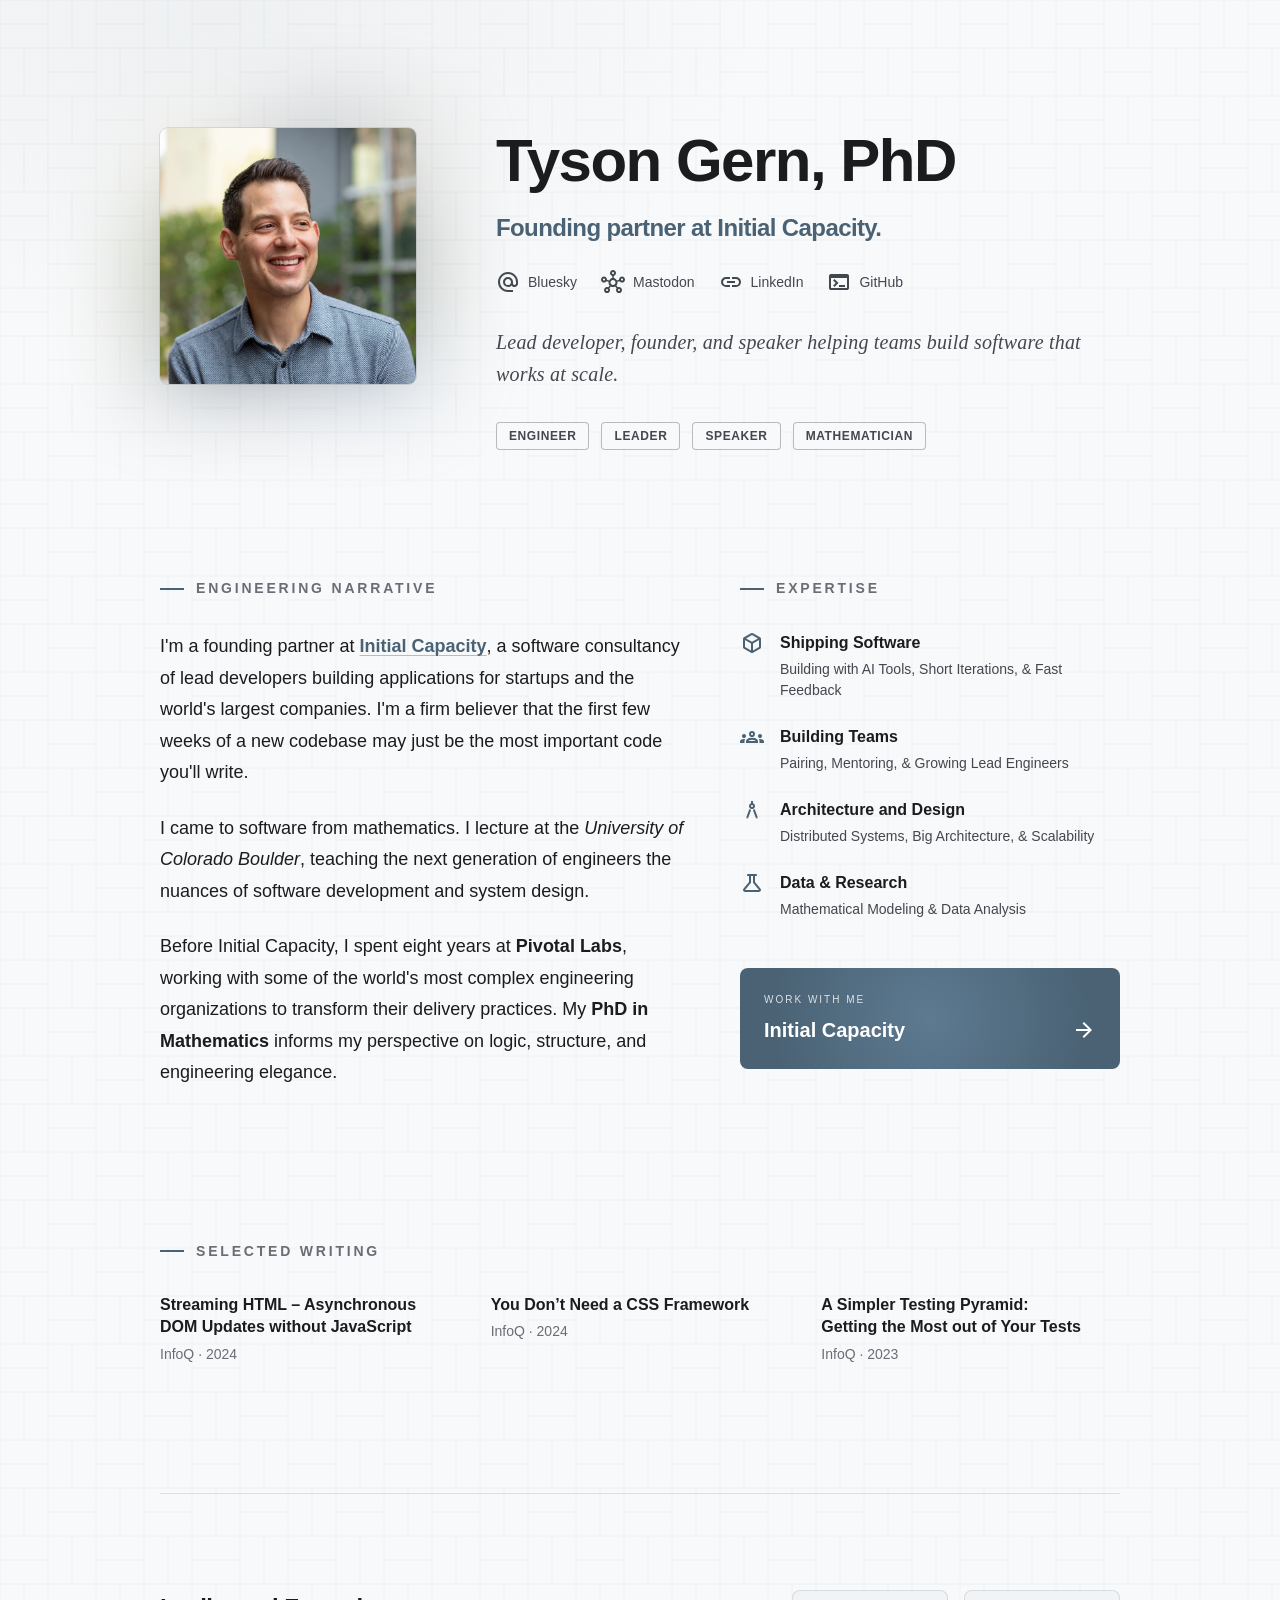
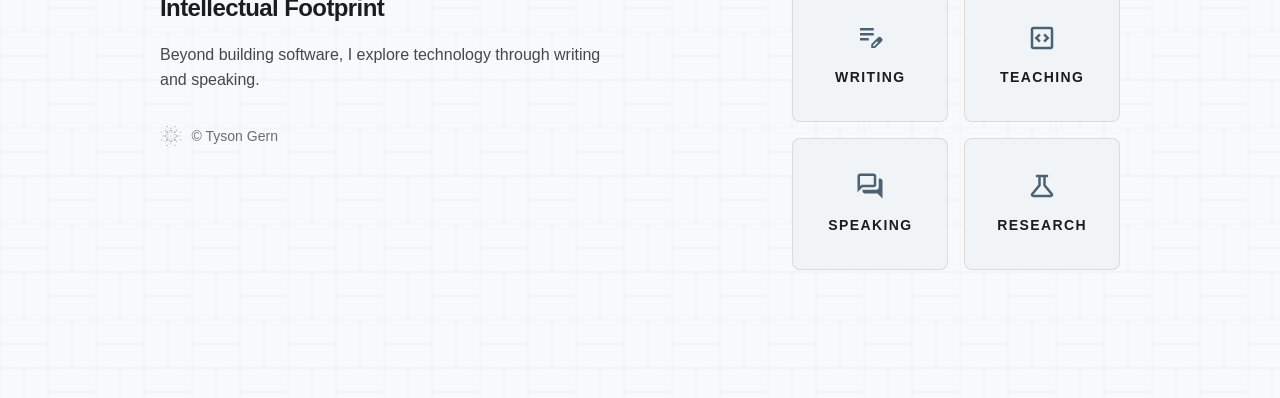
<file: index.html>
<!doctype html>

<html lang="en">
    <head>
        <meta charset="utf-8" />
        <meta content="width=device-width, initial-scale=1.0" name="viewport" />
        
        <title>Tyson Gern, PhD</title>

        <meta name="description" content="Founding partner at Initial Capacity, a software consultancy of lead developers building applications at scale." />
        <meta name="theme-color" media="(prefers-color-scheme: light)" content="#4a6274" />
        <meta name="theme-color" media="(prefers-color-scheme: dark)" content="#161b20" />

        <link rel="canonical" href="https://tyson.gern.org/" />
        <link rel="icon" type="image/svg+xml" href="/images/favicon.svg" />
        <link rel="alternate icon" type="image/png" href="/images/favicon.png" />
        <link rel="apple-touch-icon" href="/images/favicon.png" />
        <link rel="manifest" href="/site.webmanifest" />

        <meta property="og:title" content="Tyson Gern" />
        <meta property="og:type" content="website" />
        <meta
            property="og:description"
            content="Founding partner at Initial Capacity"
        />
        <meta property="og:url" content="https://tyson.gern.org/" />
        <meta property="og:site_name" content="Tyson Gern" />
        <meta property="og:locale" content="en_US" />
        <meta
            property="og:image"
            content="https://tyson.gern.org/images/profile.webp"
        />
        <meta property="og:image:width" content="800" />
        <meta property="og:image:height" content="800" />
        <meta property="og:image:alt" content="Portrait of Tyson Gern" />

        <meta name="twitter:card" content="summary_large_image" />
        <meta name="twitter:domain" content="tyson.gern.org" />
        <meta name="twitter:title" content="Tyson Gern" />
        <meta
            name="twitter:description"
            content="Founding partner at Initial Capacity"
        />
        <meta name="twitter:url" content="https://tyson.gern.org/" />
        <meta
            name="twitter:image"
            content="https://tyson.gern.org/images/profile.webp"
        />
        <meta name="twitter:image:alt" content="Portrait of Tyson Gern" />

        <script type="application/ld+json">
            {
                "@context": "https://schema.org",
                "@type": "Person",
                "name": "Tyson Gern",
                "honorificSuffix": "PhD",
                "jobTitle": "Founding Partner",
                "url": "https://tyson.gern.org/",
                "image": "https://tyson.gern.org/images/profile.webp",
                "worksFor": {
                    "@type": "Organization",
                    "name": "Initial Capacity",
                    "url": "https://initialcapacity.io"
                },
                "alumniOf": {
                    "@type": "CollegeOrUniversity",
                    "name": "University of Colorado Boulder"
                },
                "sameAs": [
                    "https://bsky.app/profile/tysongern.bsky.social",
                    "https://hachyderm.io/@tysongern",
                    "https://www.linkedin.com/in/tysongern/",
                    "https://github.com/tygern",
                    "https://www.infoq.com/profile/Tyson-Gern",
                    "https://www.colorado.edu/ali/faculty-partners/tyson-gern",
                    "https://sessionize.com/tysongern/",
                    "https://arxiv.org/abs/1304.6074"
                ]
            }
        </script>
        <style>
            :root {
                color-scheme: light dark;

                --white: #ffffff;

                --primary-color: light-dark(#4a6274, #7f9bb0);
                --text-color: light-dark(#1a1c1e, #e7ebee);
                --text-secondary-color: light-dark(#43474e, #b9c1c8);
                --text-muted-color: light-dark(#696d75, #8d959d);
                --background-color: light-dark(#f8f9fa, #161b20);
                --surface-color: light-dark(#eef1f4, #222b33);
                --surface-subtle-color: light-dark(#f1f4f7, #1b232a);
                --border-color: light-dark(
                    rgba(115, 119, 127, 0.2),
                    rgba(127, 155, 176, 0.2)
                );
                --card-color: light-dark(#4a6274, #354a5e);
                --card-glow-color: light-dark(#5d7a91, #48627b);
                --shadow-color: light-dark(
                    rgba(74, 98, 116, 0.18),
                    rgba(0, 0, 0, 0.5)
                );
                --hero-wash-color: light-dark(
                    rgba(74, 98, 116, 0.06),
                    rgba(127, 155, 176, 0.05)
                );
            }

            @property --primary-color { syntax: "<color>"; inherits: true; initial-value: #4a6274; }
            @property --text-color { syntax: "<color>"; inherits: true; initial-value: #1a1c1e; }
            @property --text-secondary-color { syntax: "<color>"; inherits: true; initial-value: #43474e; }
            @property --text-muted-color { syntax: "<color>"; inherits: true; initial-value: #696d75; }
            @property --background-color { syntax: "<color>"; inherits: true; initial-value: #f8f9fa; }
            @property --surface-color { syntax: "<color>"; inherits: true; initial-value: #eef1f4; }
            @property --surface-subtle-color { syntax: "<color>"; inherits: true; initial-value: #f1f4f7; }
            @property --border-color { syntax: "<color>"; inherits: true; initial-value: rgba(115, 119, 127, 0.2); }
            @property --card-color { syntax: "<color>"; inherits: true; initial-value: #4a6274; }
            @property --card-glow-color { syntax: "<color>"; inherits: true; initial-value: #5d7a91; }
            @property --shadow-color { syntax: "<color>"; inherits: true; initial-value: rgba(74, 98, 116, 0.18); }
            @property --hero-wash-color { syntax: "<color>"; inherits: true; initial-value: rgba(74, 98, 116, 0.06); }

            /* Added after first paint so the initial render doesn't fade in;
               makes an OS light/dark flip cross-fade like dusk instead of snapping. */
            html.theme-fade {
                transition: --primary-color 0.8s ease,
                    --text-color 0.8s ease, --text-secondary-color 0.8s ease,
                    --text-muted-color 0.8s ease, --background-color 0.8s ease,
                    --surface-color 0.8s ease, --surface-subtle-color 0.8s ease,
                    --border-color 0.8s ease, --card-color 0.8s ease,
                    --card-glow-color 0.8s ease, --shadow-color 0.8s ease,
                    --hero-wash-color 0.8s ease;
            }

            *, *::before, *::after {
                box-sizing: border-box;
            }

            @media (prefers-reduced-motion: reduce) {
                *, *::before, *::after {
                    animation-duration: 0.01ms !important;
                    animation-delay: 0ms !important;
                    animation-iteration-count: 1 !important;
                    transition-duration: 0.01ms !important;
                }
            }

            ::selection {
                background-color: light-dark(
                    rgba(74, 98, 116, 0.25),
                    rgba(127, 155, 176, 0.35)
                );
            }

            a:focus-visible {
                outline: 2px solid var(--primary-color);
                outline-offset: 3px;
                border-radius: 0.25rem;
            }

            body {
                margin: 0;
                position: relative;
                background-color: var(--background-color);
                color: var(--text-color);
                font-family: -apple-system, BlinkMacSystemFont, "Segoe UI",
                    Roboto, Helvetica, Arial, sans-serif, "Apple Color Emoji",
                    "Segoe UI Emoji", "Segoe UI Symbol";
                line-height: 1.5;
                -webkit-font-smoothing: antialiased;
                overflow-x: hidden;
            }

            /* Slow-breathing wash: ±1.5% over 160s — felt on a long dwell,
               never seen moving. Oversized so the drift never exposes an edge. */
            body::before {
                content: "";
                position: absolute;
                top: -10vh;
                left: -5vw;
                right: -5vw;
                height: 120vh;
                z-index: -1;
                background: radial-gradient(
                    ellipse 55% 45% at 20% 10%,
                    var(--hero-wash-color),
                    transparent 70%
                );
                animation: wash-drift 160s ease-in-out infinite alternate;
                pointer-events: none;
            }

            @keyframes wash-drift {
                from {
                    transform: translate3d(-1.5%, -1%, 0);
                }
                to {
                    transform: translate3d(1.5%, 1.5%, 0);
                }
            }

            /* Basketweave domino tiling across the whole page. */
            body::after {
                content: "";
                position: absolute;
                inset: 0;
                z-index: -1;
                background-color: var(--primary-color);
                opacity: 0.045;
                mask-image: url("data:image/svg+xml,%3Csvg xmlns='http://www.w3.org/2000/svg' width='96' height='96'%3E%3Cg fill='none' stroke='%23000'%3E%3Crect x='0' y='0' width='48' height='24'/%3E%3Crect x='0' y='24' width='48' height='24'/%3E%3Crect x='48' y='0' width='24' height='48'/%3E%3Crect x='72' y='0' width='24' height='48'/%3E%3Crect x='0' y='48' width='24' height='48'/%3E%3Crect x='24' y='48' width='24' height='48'/%3E%3Crect x='48' y='48' width='48' height='24'/%3E%3Crect x='48' y='72' width='48' height='24'/%3E%3C/g%3E%3C/svg%3E");
                mask-repeat: repeat;
                pointer-events: none;
            }

            h1, h2, h3, h4, p, ul {
                margin: 0;
            }

            ul {
                padding: 0;
            }

            svg.icon {
                width: 24px;
                height: 24px;
                fill: currentColor;
                flex-shrink: 0;
            }

            .container {
                max-width: 1024px;
                margin: 0 auto;
                padding: 4rem 2rem;

                @media (min-width: 768px) {
                    padding: 8rem 2rem;
                }
            }

            .hero {
                display: flex;
                flex-direction: column;
                gap: 3rem;
                align-items: center;
                margin-bottom: 8rem;

                @media (min-width: 768px) {
                    flex-direction: row;
                    gap: 5rem;
                    align-items: flex-start;
                }

                & img {
                    display: block;
                    width: 12rem;
                    height: 12rem;
                    object-fit: cover;
                    border-radius: 0.5rem;
                    background-color: var(--surface-color);
                    box-shadow: 0 0 0 1px var(--border-color),
                        0 20px 40px -24px var(--shadow-color);

                    @media (min-width: 768px) {
                        width: 16rem;
                        height: 16rem;
                    }
                }
            }

            .portrait {
                position: relative;
                isolation: isolate;
                flex-shrink: 0;
            }

            /* Ambient glow: the portrait's own colors bleed softly into the
               page. Uses a small pre-scaled copy so the 800px master isn't
               decoded and blurred twice. */
            .portrait::before {
                content: "";
                position: absolute;
                inset: -8%;
                z-index: -1;
                background: url(./images/profile-glow.webp) center / cover;
                filter: blur(42px) saturate(1.15);
                border-radius: 1rem;
                opacity: 0.32;
            }

            @media (prefers-color-scheme: dark) {
                .portrait::before {
                    opacity: 0.45;
                }
            }

            .hero-content {
                flex-grow: 1;

                & h1 {
                    font-size: 2.5rem;
                    font-weight: 900;
                    line-height: 1.1;
                    margin-bottom: 1rem;
                    letter-spacing: -0.025em;
                    text-wrap: balance;

                    @media (min-width: 768px) {
                        font-size: 3.75rem;
                    }
                }

                & .headline {
                    font-size: 1.25rem;
                    font-weight: 700;
                    color: var(--primary-color);
                    margin-bottom: 1.5rem;
                    letter-spacing: -0.025em;
                    text-wrap: balance;

                    @media (min-width: 768px) {
                        font-size: 1.5rem;
                    }
                }

                & .statement {
                    font-family: "Iowan Old Style", "Palatino Linotype",
                        Palatino, Georgia, "Times New Roman", serif;
                    font-size: 1.125rem;
                    line-height: 1.6;
                    letter-spacing: 0.01em;
                    color: var(--text-secondary-color);
                    font-style: italic;
                    text-wrap: pretty;
                    max-width: 42rem;
                    margin-bottom: 2rem;

                    @media (min-width: 768px) {
                        font-size: 1.25rem;
                    }
                }
            }

            .social-links {
                display: flex;
                flex-wrap: wrap;
                gap: 1.5rem;
                margin-bottom: 2rem;
                color: var(--text-secondary-color);

                & a {
                    display: flex;
                    align-items: center;
                    gap: 0.5rem;
                    text-decoration: none;
                    color: inherit;
                    transition: color 0.2s ease;

                    &:hover {
                        color: var(--primary-color);
                    }

                    &:hover svg {
                        animation: icon-wiggle 0.35s ease;
                    }

                    & span {
                        font-size: 0.875rem;
                        font-weight: 500;
                    }
                }
            }

            @keyframes icon-wiggle {
                0%, 100% {
                    transform: rotate(0);
                }
                30% {
                    transform: rotate(-8deg) scale(1.08);
                }
                60% {
                    transform: rotate(6deg) scale(1.08);
                }
            }

            .tag-container {
                display: flex;
                flex-wrap: wrap;
                gap: 0.75rem;

                & span {
                    padding: 0.25rem 0.75rem;
                    /* opaque so the domino pattern never shows through a pill;
                       border a step stronger than the weave's hairlines so the
                       pills sit above the texture, not in it */
                    background-color: var(--background-color);
                    border: 1px solid
                        color-mix(
                            in srgb,
                            var(--text-muted-color) 45%,
                            transparent
                        );
                    color: var(--text-secondary-color);
                    border-radius: 0.25rem;
                    font-size: 0.75rem;
                    font-weight: 700;
                    text-transform: uppercase;
                    letter-spacing: 0.05em;
                }
            }

            .content-grid {
                display: grid;
                grid-template-columns: 1fr;
                gap: 3rem;
                margin-bottom: 8rem;

                @media (min-width: 768px) {
                    grid-template-columns: 7fr 5fr;
                }
            }

            .section-label {
                font-size: 0.875rem;
                font-weight: 900;
                text-transform: uppercase;
                letter-spacing: 0.2em;
                color: var(--text-muted-color);
                margin-bottom: 2rem;
                display: flex;
                align-items: center;
                gap: 0.75rem;

                &::before {
                    content: "";
                    width: 1.5rem;
                    height: 2px;
                    background-color: var(--primary-color);
                    flex-shrink: 0;
                }
            }

            .narrative {
                font-size: 1.125rem;
                color: var(--text-color);
                line-height: 1.75;

                & p {
                    margin-bottom: 1.5rem;
                    text-wrap: pretty;
                }

                & strong {
                    font-weight: 700;
                }

                & a.highlight {
                    color: var(--primary-color);
                    font-weight: 700;
                    text-decoration: underline;
                    text-decoration-color: color-mix(
                        in srgb,
                        var(--primary-color) 40%,
                        transparent
                    );
                    text-decoration-thickness: 1px;
                    text-underline-offset: 3px;
                    transition: text-decoration-color 0.2s ease;

                    &:hover {
                        text-decoration-color: var(--primary-color);
                    }
                }
            }

            .expertise-list {
                list-style: none;
                display: flex;
                flex-direction: column;
                gap: 1.5rem;
                margin-bottom: 3rem;

                & li {
                    display: flex;
                    align-items: flex-start;
                    gap: 1rem;

                    & svg {
                        color: var(--primary-color);
                    }

                    & .expertise-title {
                        font-weight: 700;
                        color: var(--text-color);
                        margin-bottom: 0.25rem;
                    }

                    & .expertise-desc {
                        font-size: 0.875rem;
                        color: var(--text-secondary-color);
                    }
                }
            }

            .project-card {
                display: block;
                padding: 1.5rem;
                background: radial-gradient(
                    220px circle at var(--x, 50%) var(--y, 50%),
                    var(--card-glow-color),
                    var(--card-color) 72%
                );
                color: var(--white);
                border-radius: 0.5rem;
                text-decoration: none;

                & .label {
                    font-size: 0.625rem;
                    text-transform: uppercase;
                    letter-spacing: 0.2em;
                    opacity: 0.8;
                    margin-bottom: 0.5rem;
                }

                & .content {
                    display: flex;
                    align-items: center;
                    justify-content: space-between;
                }

                & .card-title {
                    font-size: 1.25rem;
                    font-weight: 700;
                }
            }

            .writing-section {
                margin-bottom: 8rem;
            }

            .writing-grid {
                display: grid;
                grid-template-columns: 1fr;
                gap: 2rem;

                @media (min-width: 768px) {
                    grid-template-columns: repeat(3, 1fr);
                }

                & a {
                    display: block;
                    text-decoration: none;
                    color: inherit;

                    &:hover .writing-title {
                        color: var(--primary-color);
                    }
                }

                & .writing-title {
                    font-weight: 700;
                    line-height: 1.4;
                    margin-bottom: 0.35rem;
                    text-wrap: balance;
                    transition: color 0.2s ease;
                }

                & .writing-meta {
                    font-size: 0.875rem;
                    color: var(--text-muted-color);
                }
            }

            .footer-section {
                padding-top: 6rem;
                border-top: 1px solid var(--border-color);
            }

            .footer-flex {
                display: flex;
                flex-direction: column;
                gap: 3rem;

                @media (min-width: 768px) {
                    flex-direction: row;
                    justify-content: space-between;
                }
            }

            .footer-info {
                max-width: 28rem;

                & h2 {
                    font-size: 1.5rem;
                    font-weight: 900;
                    margin-bottom: 1rem;
                    letter-spacing: -0.025em;
                    text-wrap: balance;
                }

                & p {
                    color: var(--text-secondary-color);
                    line-height: 1.6;
                }

                & .copyright {
                    margin-top: 2rem;
                    font-size: 0.875rem;
                    color: var(--text-muted-color);
                    display: flex;
                    align-items: center;
                    gap: 0.6rem;
                }

                & .colophon {
                    color: var(--primary-color);
                    opacity: 0.65;
                    flex-shrink: 0;
                }
            }

            .action-buttons {
                display: grid;
                grid-template-columns: repeat(2, 1fr);
                gap: 1rem;

                & a {
                    padding: 2rem;
                    background-color: var(--surface-subtle-color);
                    border-radius: 0.5rem;
                    border: 1px solid var(--border-color);
                    text-decoration: none;
                    color: inherit;
                    text-align: center;
                    transition: border-color 0.2s ease,
                        background-color 0.2s ease, transform 0.2s ease,
                        box-shadow 0.2s ease;

                    &:hover {
                        border-color: var(--primary-color);
                        background-color: var(--surface-color);
                        transform: translateY(-3px);
                        box-shadow: 0 1px 2px rgba(74, 98, 116, 0.08),
                            0 10px 24px -6px var(--shadow-color);
                    }

                    & svg {
                        display: block;
                        margin-inline: auto;
                        color: var(--primary-color);
                        width: 30px;
                        height: 30px;
                        margin-bottom: 0.75rem;
                    }

                    & span {
                        font-size: 0.875rem;
                        font-weight: 700;
                        text-transform: uppercase;
                        letter-spacing: 0.1em;
                    }
                }
            }
        </style>
    </head>
    <body>
        <main class="container">
            <section class="hero">
                <div class="portrait">
                    <img
                        alt="Professional studio portrait of Tyson Gern"
                        src="./images/profile.webp"
                        width="800"
                        height="800"
                        fetchpriority="high"
                        decoding="async"
                    />
                </div>
                <div class="hero-content">
                    <h1>Tyson Gern, PhD</h1>
                    <p class="headline">
                        Founding partner at Initial Capacity.
                    </p>
                    <div class="social-links">
                        <a
                            href="https://bsky.app/profile/tysongern.bsky.social"
                        >
                            <svg class="icon" aria-hidden="true" focusable="false" xmlns="http://www.w3.org/2000/svg" viewBox="0 -960 960 960"><path d="M480-80q-83 0-156-31.5T197-197q-54-54-85.5-127T80-480q0-83 31.5-156T197-763q54-54 127-85.5T480-880q83 0 156 31.5T763-763q54 54 85.5 127T880-480v58q0 59-40.5 100.5T740-280q-35 0-66-15t-52-43q-29 29-65.5 43.5T480-280q-83 0-141.5-58.5T280-480q0-83 58.5-141.5T480-680q83 0 141.5 58.5T680-480v58q0 26 17 44t43 18q26 0 43-18t17-44v-58q0-134-93-227t-227-93q-134 0-227 93t-93 227q0 134 93 227t227 93h200v80H480Zm85-315q35-35 35-85t-35-85q-35-35-85-35t-85 35q-35 35-35 85t35 85q35 35 85 35t85-35Z"/></svg>
                            <span>Bluesky</span>
                        </a>
                        <a
                            href="https://hachyderm.io/@tysongern"
                        >
                            <svg class="icon" aria-hidden="true" focusable="false" xmlns="http://www.w3.org/2000/svg" viewBox="0 -960 960 960"><path d="M155-75q-35-35-35-85t35-85q35-35 85-35 14 0 26 3t23 8l57-71q-28-31-39-70t-5-78l-81-27q-17 25-43 40t-58 15q-50 0-85-35T0-580q0-50 35-85t85-35q50 0 85 35t35 85v8l81 28q20-36 53.5-61t75.5-32v-87q-39-11-64.5-42.5T360-840q0-50 35-85t85-35q50 0 85 35t35 85q0 42-26 73.5T510-724v87q42 7 75.5 32t53.5 61l81-28v-8q0-50 35-85t85-35q50 0 85 35t35 85q0 50-35 85t-85 35q-32 0-58.5-15T739-515l-81 27q6 39-5 77.5T614-340l57 70q11-5 23-7.5t26-2.5q50 0 85 35t35 85q0 50-35 85t-85 35q-50 0-85-35t-35-85q0-20 6.5-38.5T624-232l-57-71q-41 23-87.5 23T392-303l-56 71q11 15 17.5 33.5T360-160q0 50-35 85t-85 35q-50 0-85-35Zm-35-465q17 0 28.5-11.5T160-580q0-17-11.5-28.5T120-620q-17 0-28.5 11.5T80-580q0 17 11.5 28.5T120-540Zm148.5 408.5Q280-143 280-160t-11.5-28.5Q257-200 240-200t-28.5 11.5Q200-177 200-160t11.5 28.5Q223-120 240-120t28.5-11.5Zm240-680Q520-823 520-840t-11.5-28.5Q497-880 480-880t-28.5 11.5Q440-857 440-840t11.5 28.5Q463-800 480-800t28.5-11.5ZM480-360q42 0 71-29t29-71q0-42-29-71t-71-29q-42 0-71 29t-29 71q0 42 29 71t71 29Zm268.5 228.5Q760-143 760-160t-11.5-28.5Q737-200 720-200t-28.5 11.5Q680-177 680-160t11.5 28.5Q703-120 720-120t28.5-11.5Zm120-420Q880-563 880-580t-11.5-28.5Q857-620 840-620t-28.5 11.5Q800-597 800-580t11.5 28.5Q823-540 840-540t28.5-11.5ZM480-840ZM120-580Zm360 120Zm360-120ZM240-160Zm480 0Z"/></svg>
                            <span>Mastodon</span>
                        </a>
                        <a
                            href="https://www.linkedin.com/in/tysongern/"
                        >
                            <svg class="icon" aria-hidden="true" focusable="false" xmlns="http://www.w3.org/2000/svg" viewBox="0 -960 960 960"><path d="M440-280H280q-83 0-141.5-58.5T80-480q0-83 58.5-141.5T280-680h160v80H280q-50 0-85 35t-35 85q0 50 35 85t85 35h160v80ZM320-440v-80h320v80H320Zm200 160v-80h160q50 0 85-35t35-85q0-50-35-85t-85-35H520v-80h160q83 0 141.5 58.5T880-480q0 83-58.5 141.5T680-280H520Z"/></svg>
                            <span>LinkedIn</span>
                        </a>
                        <a href="https://github.com/tygern">
                            <svg class="icon" aria-hidden="true" focusable="false" xmlns="http://www.w3.org/2000/svg" viewBox="0 -960 960 960"><path d="M160-160q-33 0-56.5-23.5T80-240v-480q0-33 23.5-56.5T160-800h640q33 0 56.5 23.5T880-720v480q0 33-23.5 56.5T800-160H160Zm0-80h640v-400H160v400Zm140-40-56-56 103-104-104-104 57-56 160 160-160 160Zm180 0v-80h240v80H480Z"/></svg>
                            <span>GitHub</span>
                        </a>
                    </div>
                    <p class="statement">
                        Lead developer, founder, and speaker helping teams build software that works at scale.
                    </p>
                    <div class="tag-container">
                        <span>Engineer</span>
                        <span>Leader</span>
                        <span>Speaker</span>
                        <span>Mathematician</span>
                    </div>
                </div>
            </section>
            <section class="content-grid">
                <div>
                    <h2 class="section-label">Engineering Narrative</h2>
                    <div class="narrative">
                        <p>
                            I'm a founding partner at
                            <a class="highlight" href="https://initialcapacity.io"
                                >Initial Capacity</a
                            >, a software consultancy of lead developers
                            building applications for startups and the
                            world's largest companies. I'm a firm believer that
                            the first few weeks of a new codebase may just be
                            the most important code you'll write.
                        </p>
                        <p>
                            I came to software from mathematics. I lecture at
                            the <em>University of Colorado Boulder</em>,
                            teaching the next generation of engineers the
                            nuances of software development and system design.
                        </p>
                        <p>
                            Before Initial Capacity, I spent eight years at
                            <strong>Pivotal Labs</strong>, working with some of
                            the world's most complex engineering organizations
                            to transform their delivery practices. My
                            <strong>PhD in Mathematics</strong> informs
                            my perspective on logic, structure, and engineering
                            elegance.
                        </p>
                    </div>
                </div>
                <div>
                    <h2 class="section-label">Expertise</h2>
                    <ul class="expertise-list">
                        <li>
                            <svg class="icon" aria-hidden="true" focusable="false" xmlns="http://www.w3.org/2000/svg" viewBox="0 -960 960 960"><path d="M440-183v-274L200-596v274l240 139Zm80 0 240-139v-274L520-457v274Zm-40-343 237-137-237-137-237 137 237 137ZM160-252q-19-11-29.5-29T120-321v-318q0-22 10.5-40t29.5-29l280-161q19-11 40-11t40 11l280 161q19 11 29.5 29t10.5 40v318q0 22-10.5 40T800-252L520-91q-19 11-40 11t-40-11L160-252Zm320-228Z"/></svg>
                            <div>
                                <p class="expertise-title">Shipping Software</p>
                                <p class="expertise-desc">
                                    Building with AI Tools, Short Iterations,
                                    &amp; Fast Feedback
                                </p>
                            </div>
                        </li>
                        <li>
                            <svg class="icon" aria-hidden="true" focusable="false" xmlns="http://www.w3.org/2000/svg" viewBox="0 -960 960 960"><path d="M0-240v-63q0-43 44-70t116-27q13 0 25 .5t23 2.5q-14 21-21 44t-7 48v65H0Zm240 0v-65q0-32 17.5-58.5T307-410q32-20 76.5-30t96.5-10q53 0 97.5 10t76.5 30q32 20 49 46.5t17 58.5v65H240Zm540 0v-65q0-26-6.5-49T754-397q11-2 22.5-2.5t23.5-.5q72 0 116 26.5t44 70.5v63H780Zm-455-80h311q-10-20-55.5-35T480-370q-55 0-100.5 15T325-320ZM160-440q-33 0-56.5-23.5T80-520q0-34 23.5-57t56.5-23q34 0 57 23t23 57q0 33-23 56.5T160-440Zm640 0q-33 0-56.5-23.5T720-520q0-34 23.5-57t56.5-23q34 0 57 23t23 57q0 33-23 56.5T800-440Zm-320-40q-50 0-85-35t-35-85q0-51 35-85.5t85-34.5q51 0 85.5 34.5T600-600q0 50-34.5 85T480-480Zm0-80q17 0 28.5-11.5T520-600q0-17-11.5-28.5T480-640q-17 0-28.5 11.5T440-600q0 17 11.5 28.5T480-560Zm1 240Zm-1-280Z"/></svg>
                            <div>
                                <p class="expertise-title">Building Teams</p>
                                <p class="expertise-desc">
                                    Pairing, Mentoring, &amp; Growing Lead
                                    Engineers
                                </p>
                            </div>
                        </li>
                        <li>
                            <svg class="icon" aria-hidden="true" focusable="false" xmlns="http://www.w3.org/2000/svg" viewBox="0 -960 960 960"><path d="m270-120-10-88 114-314q15 14 32.5 23.5T444-484L334-182l-64 62Zm420 0-64-62-110-302q20-5 37.5-14.5T586-522l114 314-10 88ZM395-555q-35-35-35-85 0-39 22.5-69.5T440-752v-88h80v88q35 12 57.5 42.5T600-640q0 50-35 85t-85 35q-50 0-85-35Zm113.5-56.5Q520-623 520-640t-11.5-28.5Q497-680 480-680t-28.5 11.5Q440-657 440-640t11.5 28.5Q463-600 480-600t28.5-11.5Z"/></svg>
                            <div>
                                <p class="expertise-title">
                                    Architecture and Design
                                </p>
                                <p class="expertise-desc">
                                    Distributed Systems, Big Architecture, &amp;
                                    Scalability
                                </p>
                            </div>
                        </li>
                        <li>
                            <svg class="icon" aria-hidden="true" focusable="false" xmlns="http://www.w3.org/2000/svg" viewBox="0 -960 960 960"><path d="M200-120q-51 0-72.5-45.5T138-250l222-270v-240h-40q-17 0-28.5-11.5T280-800q0-17 11.5-28.5T320-840h320q17 0 28.5 11.5T680-800q0 17-11.5 28.5T640-760h-40v240l222 270q32 39 10.5 84.5T760-120H200Zm0-80h560L520-492v-268h-80v268L200-200Zm280-280Z"/></svg>
                            <div>
                                <p class="expertise-title">
                                    Data &amp; Research
                                </p>
                                <p class="expertise-desc">
                                    Mathematical Modeling &amp; Data Analysis
                                </p>
                            </div>
                        </li>
                    </ul>
                    <a class="project-card" href="https://initialcapacity.io">
                        <p class="label">Work with me</p>
                        <div class="content">
                            <p class="card-title">Initial Capacity</p>
                            <svg class="icon" aria-hidden="true" focusable="false" xmlns="http://www.w3.org/2000/svg" viewBox="0 -960 960 960"><path d="M647-440H160v-80h487L423-744l57-56 320 320-320 320-57-56 224-224Z"/></svg>
                        </div>
                    </a>
                </div>
            </section>
            <section class="writing-section">
                <h2 class="section-label">Selected Writing</h2>
                <div class="writing-grid">
                    <a
                        href="https://www.infoq.com/articles/html-streaming-dom-updates-without-javascript/"
                    >
                        <p class="writing-title">
                            Streaming HTML &ndash; Asynchronous DOM Updates
                            without JavaScript
                        </p>
                        <p class="writing-meta">InfoQ &middot; 2024</p>
                    </a>
                    <a
                        href="https://www.infoq.com/articles/no-need-css-framework/"
                    >
                        <p class="writing-title">
                            You Don&rsquo;t Need a CSS Framework
                        </p>
                        <p class="writing-meta">InfoQ &middot; 2024</p>
                    </a>
                    <a
                        href="https://www.infoq.com/articles/testing-pyramid-slow-fast-tests/"
                    >
                        <p class="writing-title">
                            A Simpler Testing Pyramid: Getting the Most out of
                            Your Tests
                        </p>
                        <p class="writing-meta">InfoQ &middot; 2023</p>
                    </a>
                </div>
            </section>
            <footer class="footer-section">
                <div class="footer-flex">
                    <div class="footer-info">
                        <h2>Intellectual Footprint</h2>
                        <p>
                            Beyond building software, I explore technology
                            through writing and speaking.
                        </p>
                        <p class="copyright">
                            <svg class="colophon" role="img" viewBox="-60 -60 120 120" width="22" height="22"><title>Root system of type D₅, Coxeter-plane projection</title><g stroke="currentColor" stroke-width=".8" opacity=".18"><line x2="-51.7" y2="21.4"/><line x2="-51.7" y2="-21.4"/><line x2="-42.8" y2="0"/><line x2="-30.3" y2="30.3"/><line x2="-30.3" y2="0"/><line x2="-30.3" y2="-30.3"/><line x2="-21.4" y2="51.7"/><line x2="-21.4" y2="21.4"/><line x2="-21.4" y2="8.9"/><line x2="-21.4" y2="-8.9"/><line x2="-21.4" y2="-21.4"/><line x2="-21.4" y2="-51.7"/><line x2="-8.9" y2="21.4"/><line x2="-8.9" y2="-21.4"/><line x2="0" y2="42.8"/><line x2="0" y2="30.3"/><line x2="0" y2="-30.3"/><line x2="0" y2="-42.8"/><line x2="8.9" y2="21.4"/><line x2="8.9" y2="-21.4"/><line x2="21.4" y2="51.7"/><line x2="21.4" y2="21.4"/><line x2="21.4" y2="8.9"/><line x2="21.4" y2="-8.9"/><line x2="21.4" y2="-21.4"/><line x2="21.4" y2="-51.7"/><line x2="30.3" y2="30.3"/><line x2="30.3" y2="0"/><line x2="30.3" y2="-30.3"/><line x2="42.8" y2="0"/><line x2="51.7" y2="21.4"/><line x2="51.7" y2="-21.4"/></g><g fill="currentColor"><circle cx="-51.7" cy="21.4" r="3.6" opacity=".7"/><circle cx="-51.7" cy="-21.4" r="3.6" opacity=".7"/><circle cx="-42.8" cy="0" r="3.6" opacity=".7"/><circle cx="-30.3" cy="30.3" r="3.6" opacity=".7"/><circle cx="-30.3" cy="0" r="4.4"/><circle cx="-30.3" cy="-30.3" r="3.6" opacity=".7"/><circle cx="-21.4" cy="51.7" r="3.6" opacity=".7"/><circle cx="-21.4" cy="21.4" r="4.4"/><circle cx="-21.4" cy="8.9" r="3.6" opacity=".7"/><circle cx="-21.4" cy="-8.9" r="3.6" opacity=".7"/><circle cx="-21.4" cy="-21.4" r="4.4"/><circle cx="-21.4" cy="-51.7" r="3.6" opacity=".7"/><circle cx="-8.9" cy="21.4" r="3.6" opacity=".7"/><circle cx="-8.9" cy="-21.4" r="3.6" opacity=".7"/><circle cx="0" cy="42.8" r="3.6" opacity=".7"/><circle cx="0" cy="30.3" r="4.4"/><circle cx="0" cy="-30.3" r="4.4"/><circle cx="0" cy="-42.8" r="3.6" opacity=".7"/><circle cx="8.9" cy="21.4" r="3.6" opacity=".7"/><circle cx="8.9" cy="-21.4" r="3.6" opacity=".7"/><circle cx="21.4" cy="51.7" r="3.6" opacity=".7"/><circle cx="21.4" cy="21.4" r="4.4"/><circle cx="21.4" cy="8.9" r="3.6" opacity=".7"/><circle cx="21.4" cy="-8.9" r="3.6" opacity=".7"/><circle cx="21.4" cy="-21.4" r="4.4"/><circle cx="21.4" cy="-51.7" r="3.6" opacity=".7"/><circle cx="30.3" cy="30.3" r="3.6" opacity=".7"/><circle cx="30.3" cy="0" r="4.4"/><circle cx="30.3" cy="-30.3" r="3.6" opacity=".7"/><circle cx="42.8" cy="0" r="3.6" opacity=".7"/><circle cx="51.7" cy="21.4" r="3.6" opacity=".7"/><circle cx="51.7" cy="-21.4" r="3.6" opacity=".7"/></g></svg>
                            <span>&copy; Tyson Gern</span>
                        </p>
                    </div>
                    <div class="action-buttons">
                        <a
                            href="https://www.infoq.com/profile/Tyson-Gern"
                        >
                            <svg class="icon" aria-hidden="true" focusable="false" xmlns="http://www.w3.org/2000/svg" viewBox="0 -960 960 960"><path d="M160-400v-80h280v80H160Zm0-160v-80h440v80H160Zm0-160v-80h440v80H160Zm360 560v-123l221-220q9-9 20-13t22-4q12 0 23 4.5t20 13.5l37 37q8 9 12.5 20t4.5 22q0 11-4 22.5T863-380L643-160H520Zm300-263-37-37 37 37ZM580-220h38l121-122-18-19-19-18-122 121v38Zm141-141-19-18 37 37-18-19Z"/></svg>
                            <span>Writing</span>
                        </a>
                        <a
                            href="https://www.colorado.edu/ali/faculty-partners/tyson-gern"
                        >
                            <svg class="icon" aria-hidden="true" focusable="false" xmlns="http://www.w3.org/2000/svg" viewBox="0 -960 960 960"><path d="m384-336 56-57-87-87 87-87-56-57-144 144 144 144Zm192 0 144-144-144-144-56 57 87 87-87 87 56 57ZM200-120q-33 0-56.5-23.5T120-200v-560q0-33 23.5-56.5T200-840h560q33 0 56.5 23.5T840-760v560q0 33-23.5 56.5T760-120H200Zm0-80h560v-560H200v560Zm0-560v560-560Z"/></svg>
                            <span>Teaching</span>
                        </a>
                        <a
                            href="https://sessionize.com/tysongern/"
                        >
                            <svg class="icon" aria-hidden="true" focusable="false" xmlns="http://www.w3.org/2000/svg" viewBox="0 -960 960 960"><path d="M880-80 720-240H320q-33 0-56.5-23.5T240-320v-40h440q33 0 56.5-23.5T760-440v-280h40q33 0 56.5 23.5T880-640v560ZM160-473l47-47h393v-280H160v327ZM80-280v-520q0-33 23.5-56.5T160-880h440q33 0 56.5 23.5T680-800v280q0 33-23.5 56.5T600-440H240L80-280Zm80-240v-280 280Z"/></svg>
                            <span>Speaking</span>
                        </a>
                        <a
                            href="https://arxiv.org/abs/1304.6074"
                            title="Leading Coefficients of Kazhdan–Lusztig Polynomials in Type D — PhD thesis, 2013"
                        >
                            <svg class="icon" aria-hidden="true" focusable="false" xmlns="http://www.w3.org/2000/svg" viewBox="0 -960 960 960"><path d="M200-120q-51 0-72.5-45.5T138-250l222-270v-240h-40q-17 0-28.5-11.5T280-800q0-17 11.5-28.5T320-840h320q17 0 28.5 11.5T680-800q0 17-11.5 28.5T640-760h-40v240l222 270q32 39 10.5 84.5T760-120H200Zm0-80h560L520-492v-268h-80v268L200-200Zm280-280Z"/></svg>
                            <span>Research</span>
                        </a>
                    </div>
                </div>
            </footer>
        </main>
        <script>
            requestAnimationFrame(() =>
                requestAnimationFrame(() =>
                    document.documentElement.classList.add("theme-fade")
                )
            );

            const card = document.querySelector(".project-card");
            card.addEventListener("mousemove", (event) => {
                const rect = card.getBoundingClientRect();
                const x = ((event.clientX - rect.left) / rect.width) * 100;
                const y = ((event.clientY - rect.top) / rect.height) * 100;
                card.style.setProperty("--x", x + "%");
                card.style.setProperty("--y", y + "%");
            });
            card.addEventListener("mouseleave", () => {
                card.style.removeProperty("--x");
                card.style.removeProperty("--y");
            });

            console.log(
                "%cHi. You look like someone who reads consoles.",
                "color:#7f9bb0;font-weight:bold;font-size:14px;"
            );
            console.log(
                "Fun fact: before shipping software I computed leading coefficients of Kazhdan–Lusztig polynomials — https://arxiv.org/abs/1304.6074"
            );
            console.log(
                "Want to build something? → https://initialcapacity.io"
            );
        </script>
    </body>
</html>
</file>
